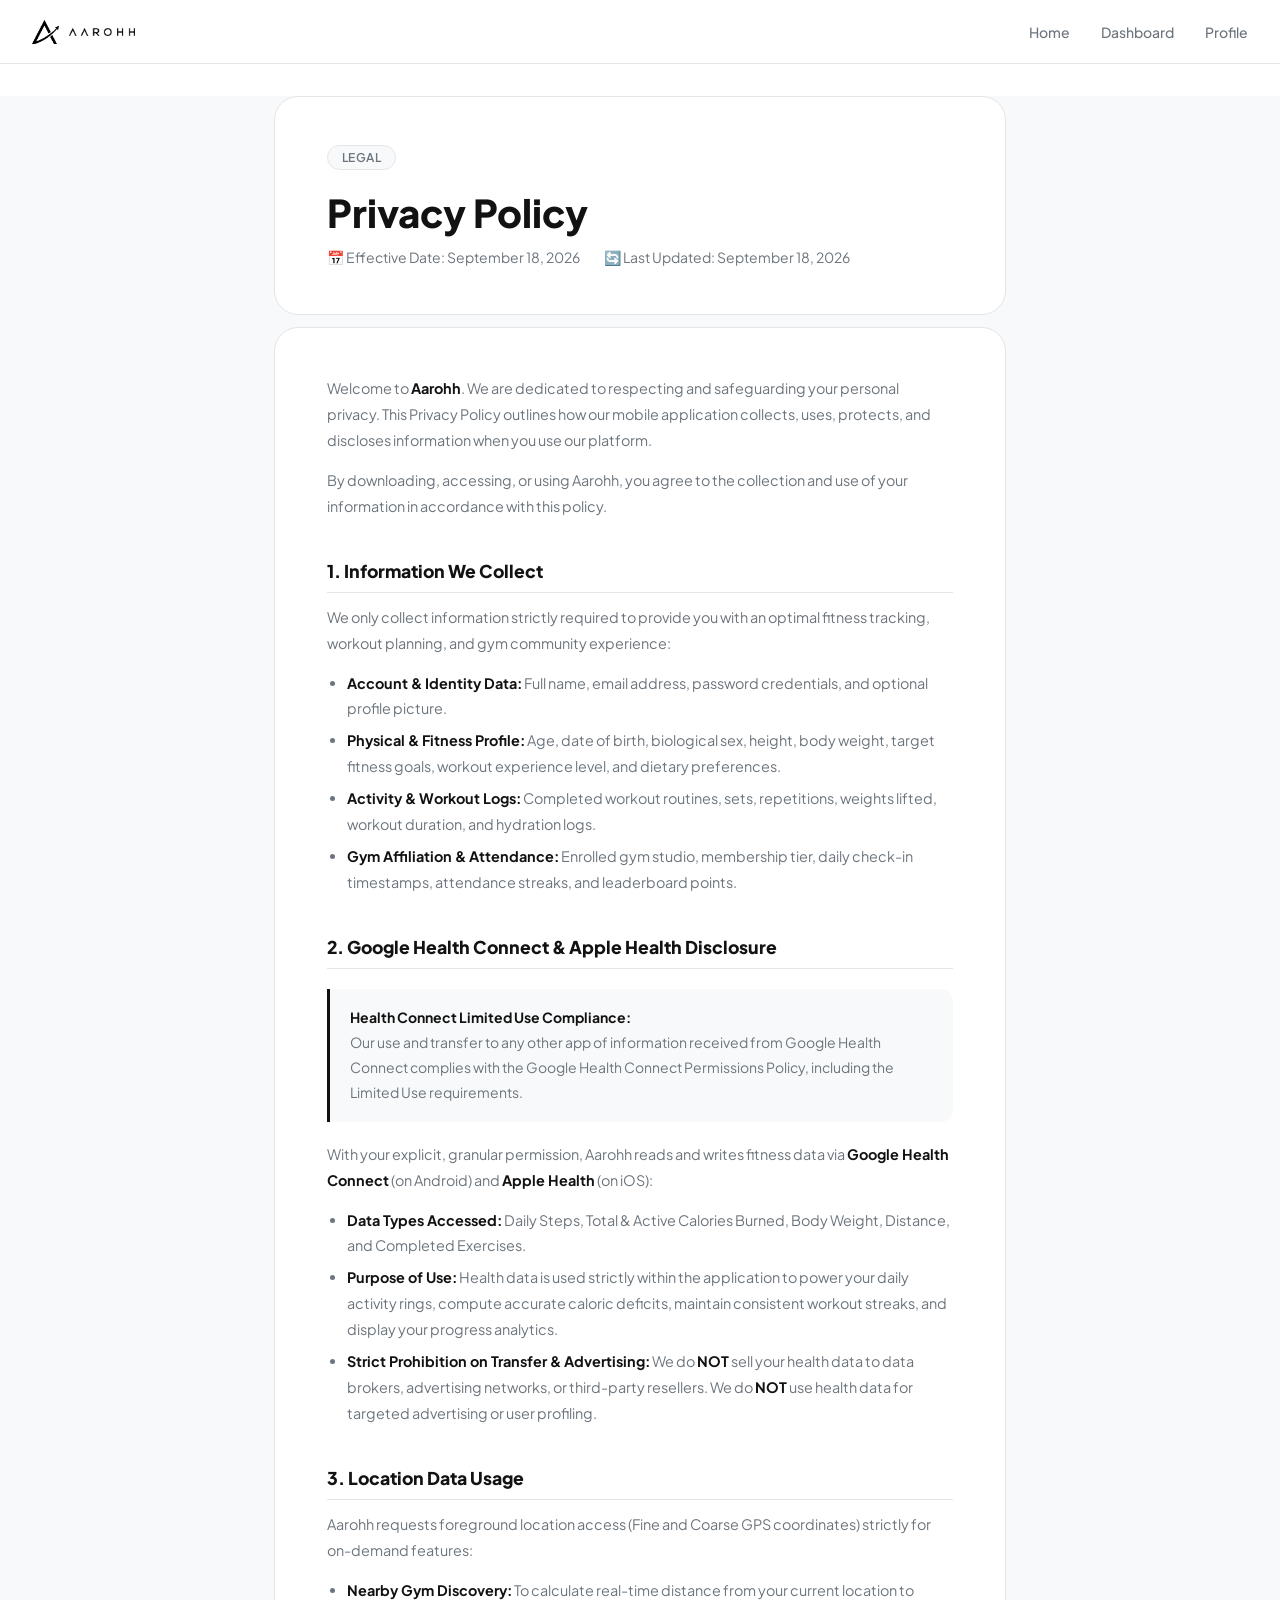
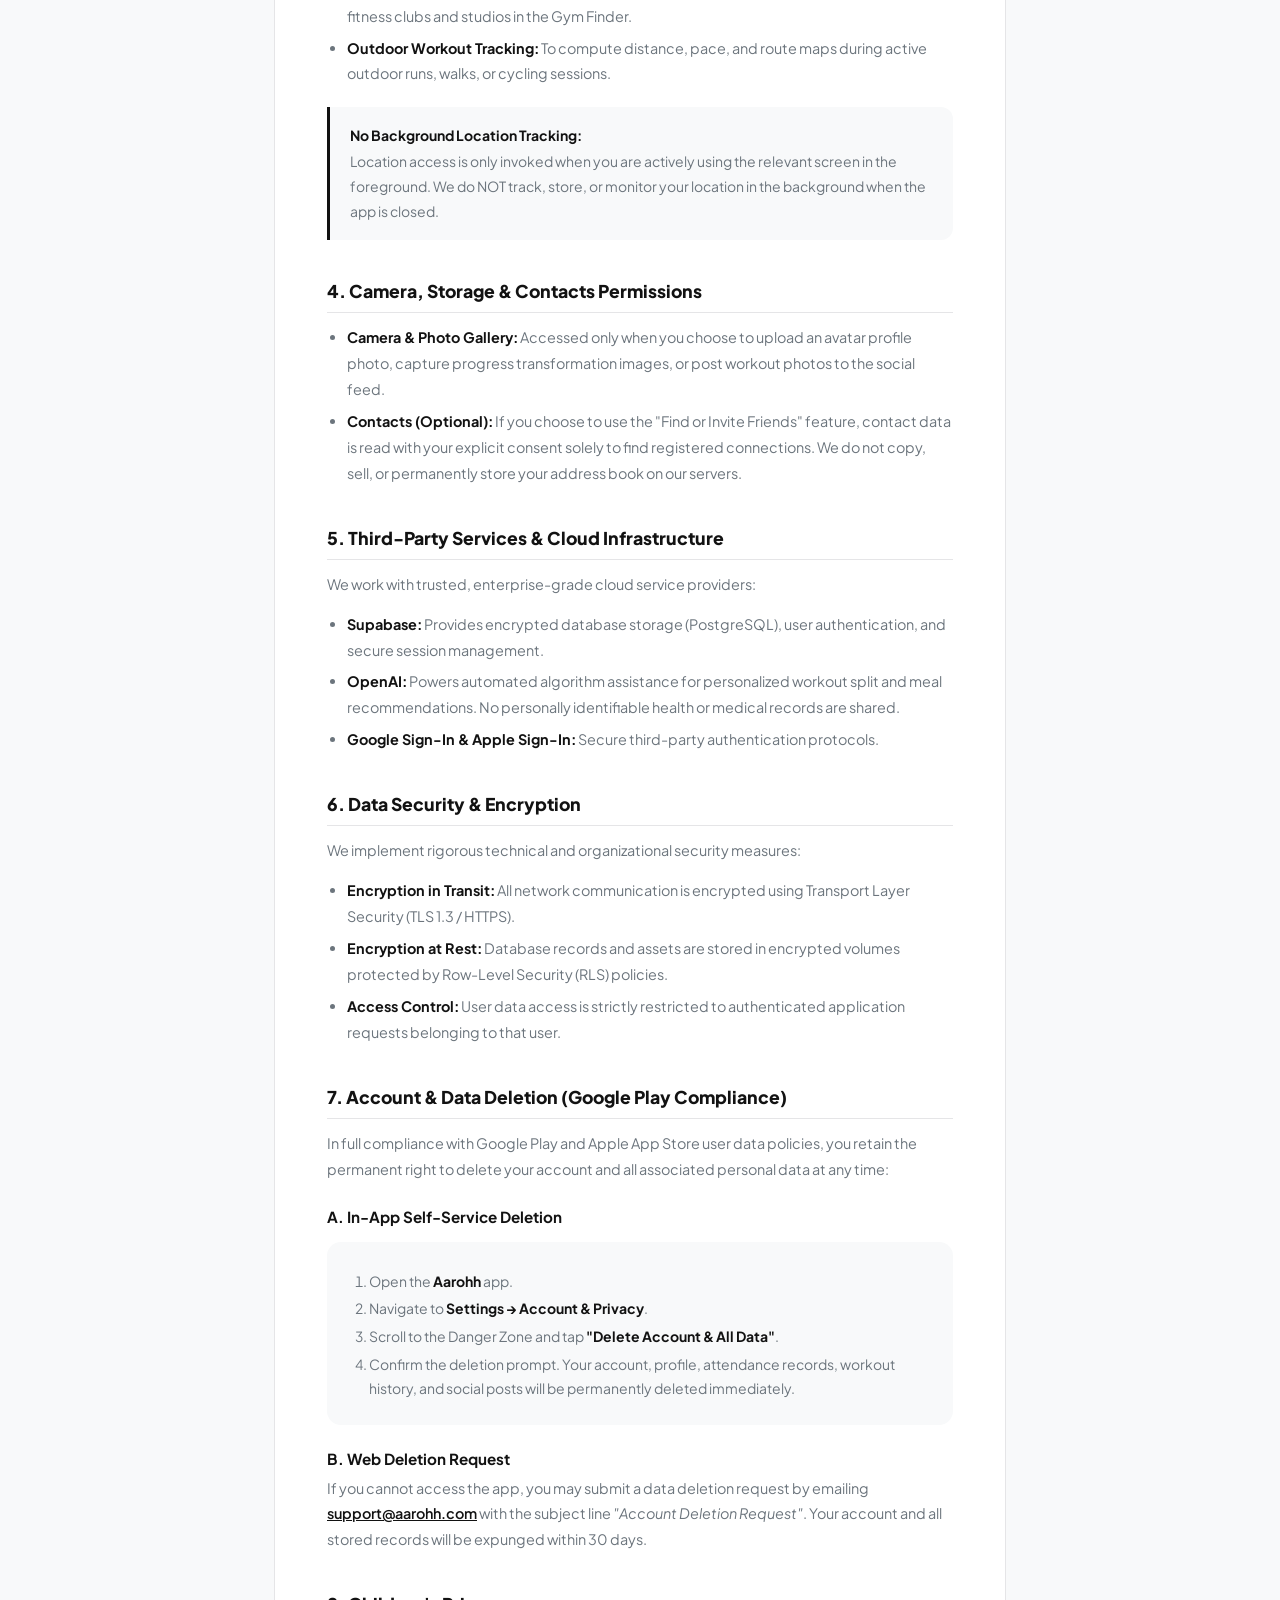
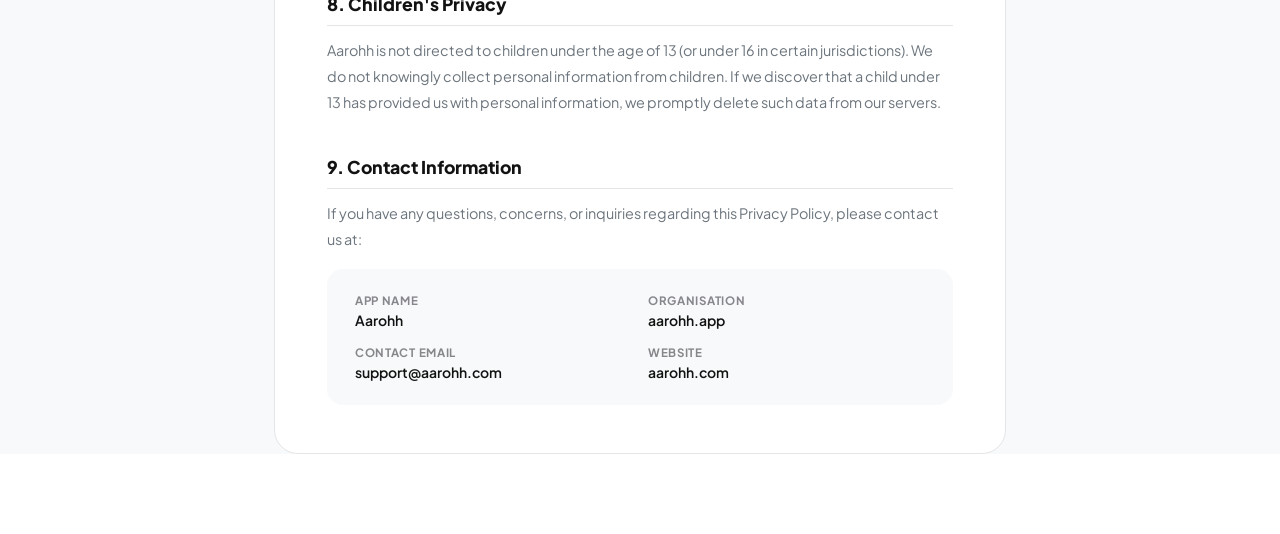
<file: privacy/index.html>
<!DOCTYPE html>
<html lang="en">
<head>
    <meta charset="UTF-8">
    <meta name="viewport" content="width=device-width, initial-scale=1.0">
    <title>Privacy Policy — AAROHH</title>
    <link rel="preconnect" href="https://fonts.googleapis.com">
    <link rel="preconnect" href="https://fonts.gstatic.com" crossorigin>
    <link href="https://fonts.googleapis.com/css2?family=Plus+Jakarta+Sans:wght@300;400;500;600;700;800&display=swap" rel="stylesheet">
    <link rel="icon" type="image/png" sizes="32x32" href="../assets/logo_square.png?v=6.0">
    <link rel="stylesheet" href="../style.css?v=2.6">
    <style>
        body { background-color: var(--bg-light); }
        .privacy-navbar {
            background: var(--bg-white); border-bottom: 1px solid var(--border-color);
            position: fixed; top: 0; left: 0; right: 0; z-index: 100;
            padding: 0 32px; height: 64px;
            display: flex; align-items: center; justify-content: space-between;
        }
        .privacy-navbar .logo-area { display: flex; align-items: center; gap: 10px; text-decoration: none; }
        .privacy-navbar nav a {
            text-decoration: none; color: var(--text-secondary); font-size: 0.875rem;
            font-weight: 500; margin-left: 28px; transition: color 0.2s;
        }
        .privacy-navbar nav a:hover { color: var(--text-primary); }
        .privacy-container { max-width: 780px; margin: 96px auto 80px auto; padding: 0 24px; }
        .privacy-hero {
            background: var(--bg-white); border: 1px solid var(--border-color);
            border-radius: 24px; padding: 48px 52px; margin-bottom: 12px;
        }
        .privacy-hero .badge {
            display: inline-block; background: var(--bg-light); color: var(--text-secondary);
            border: 1px solid var(--border-color); border-radius: 20px;
            padding: 4px 14px; font-size: 0.75rem; font-weight: 600;
            letter-spacing: 0.04em; text-transform: uppercase; margin-bottom: 20px;
        }
        .privacy-hero h1 { font-size: 2.4rem; font-weight: 800; color: var(--text-primary); margin-bottom: 12px; line-height: 1.2; }
        .privacy-hero .meta { color: var(--text-secondary); font-size: 0.875rem; display: flex; gap: 24px; flex-wrap: wrap; }
        .privacy-body {
            background: var(--bg-white); border: 1px solid var(--border-color);
            border-radius: 24px; padding: 48px 52px;
        }
        .privacy-body h2 {
            font-size: 1.1rem; font-weight: 800; color: var(--text-primary);
            margin: 40px 0 12px 0; padding-bottom: 10px; border-bottom: 1px solid var(--border-color);
        }
        .privacy-body h2:first-child { margin-top: 0; }
        .privacy-body h3 { font-size: 0.95rem; font-weight: 700; color: var(--text-primary); margin: 24px 0 8px 0; }
        .privacy-body p { font-size: 0.9rem; color: var(--text-secondary); line-height: 1.8; margin-bottom: 14px; }
        .privacy-body ul { margin: 10px 0 18px 20px; }
        .privacy-body li { font-size: 0.9rem; color: var(--text-secondary); line-height: 1.8; margin-bottom: 6px; }
        .privacy-body li strong, p strong { color: var(--text-primary); font-weight: 700; }
        .callout {
            background: var(--bg-light); border-left: 3px solid var(--text-primary);
            border-radius: 0 12px 12px 0; padding: 16px 20px; margin: 20px 0;
        }
        .callout p { margin: 0; font-size: 0.875rem; }
        .deletion-steps { background: var(--bg-light); border-radius: 14px; padding: 20px 24px; margin: 16px 0; }
        .deletion-steps ol { margin: 8px 0 0 18px; }
        .deletion-steps li { font-size: 0.875rem; color: var(--text-secondary); line-height: 1.7; margin-bottom: 4px; }
        .contact-card {
            background: var(--bg-light); border-radius: 16px; padding: 24px 28px;
            margin-top: 16px; display: grid; grid-template-columns: 1fr 1fr; gap: 16px;
        }
        .contact-item { display: flex; flex-direction: column; gap: 3px; }
        .contact-item .label { font-size: 0.72rem; font-weight: 700; text-transform: uppercase; letter-spacing: 0.06em; color: var(--text-grey); }
        .contact-item .value { font-size: 0.875rem; font-weight: 600; color: var(--text-primary); text-decoration: none; }
        .contact-item a.value:hover { text-decoration: underline; }
        @media (max-width: 640px) {
            .privacy-hero, .privacy-body { padding: 32px 24px; }
            .privacy-hero h1 { font-size: 1.8rem; }
            .contact-card { grid-template-columns: 1fr; }
            .privacy-navbar nav { display: none; }
        }
    </style>
</head>
<body>
    <header class="privacy-navbar">
        <a href="../" class="logo-area">
            <img src="../assets/logo_icon.png" alt="AAROHH" style="height: 24px;">
            <img src="../assets/logo_wordmark.png" alt="AAROHH" style="height: 8px;">
        </a>
        <nav>
            <a href="../">Home</a>
            <a href="../dashboard/">Dashboard</a>
            <a href="../profile/">Profile</a>
        </nav>
    </header>

    <div class="privacy-container">
        <div class="privacy-hero">
            <div class="badge">Legal</div>
            <h1>Privacy Policy</h1>
            <div class="meta">
                <span>📅 Effective Date: September 18, 2026</span>
                <span>🔄 Last Updated: September 18, 2026</span>
            </div>
        </div>

        <div class="privacy-body">
            <p>Welcome to <strong>Aarohh</strong>. We are dedicated to respecting and safeguarding your personal privacy. This Privacy Policy outlines how our mobile application collects, uses, protects, and discloses information when you use our platform.</p>
            <p>By downloading, accessing, or using Aarohh, you agree to the collection and use of your information in accordance with this policy.</p>

            <h2>1. Information We Collect</h2>
            <p>We only collect information strictly required to provide you with an optimal fitness tracking, workout planning, and gym community experience:</p>
            <ul>
                <li><strong>Account &amp; Identity Data:</strong> Full name, email address, password credentials, and optional profile picture.</li>
                <li><strong>Physical &amp; Fitness Profile:</strong> Age, date of birth, biological sex, height, body weight, target fitness goals, workout experience level, and dietary preferences.</li>
                <li><strong>Activity &amp; Workout Logs:</strong> Completed workout routines, sets, repetitions, weights lifted, workout duration, and hydration logs.</li>
                <li><strong>Gym Affiliation &amp; Attendance:</strong> Enrolled gym studio, membership tier, daily check-in timestamps, attendance streaks, and leaderboard points.</li>
            </ul>

            <h2>2. Google Health Connect &amp; Apple Health Disclosure</h2>
            <div class="callout">
                <p><strong>Health Connect Limited Use Compliance:</strong><br>
                Our use and transfer to any other app of information received from Google Health Connect complies with the Google Health Connect Permissions Policy, including the Limited Use requirements.</p>
            </div>
            <p>With your explicit, granular permission, Aarohh reads and writes fitness data via <strong>Google Health Connect</strong> (on Android) and <strong>Apple Health</strong> (on iOS):</p>
            <ul>
                <li><strong>Data Types Accessed:</strong> Daily Steps, Total &amp; Active Calories Burned, Body Weight, Distance, and Completed Exercises.</li>
                <li><strong>Purpose of Use:</strong> Health data is used strictly within the application to power your daily activity rings, compute accurate caloric deficits, maintain consistent workout streaks, and display your progress analytics.</li>
                <li><strong>Strict Prohibition on Transfer &amp; Advertising:</strong> We do <strong>NOT</strong> sell your health data to data brokers, advertising networks, or third-party resellers. We do <strong>NOT</strong> use health data for targeted advertising or user profiling.</li>
            </ul>

            <h2>3. Location Data Usage</h2>
            <p>Aarohh requests foreground location access (Fine and Coarse GPS coordinates) strictly for on-demand features:</p>
            <ul>
                <li><strong>Nearby Gym Discovery:</strong> To calculate real-time distance from your current location to fitness clubs and studios in the Gym Finder.</li>
                <li><strong>Outdoor Workout Tracking:</strong> To compute distance, pace, and route maps during active outdoor runs, walks, or cycling sessions.</li>
            </ul>
            <div class="callout">
                <p><strong>No Background Location Tracking:</strong><br>
                Location access is only invoked when you are actively using the relevant screen in the foreground. We do NOT track, store, or monitor your location in the background when the app is closed.</p>
            </div>

            <h2>4. Camera, Storage &amp; Contacts Permissions</h2>
            <ul>
                <li><strong>Camera &amp; Photo Gallery:</strong> Accessed only when you choose to upload an avatar profile photo, capture progress transformation images, or post workout photos to the social feed.</li>
                <li><strong>Contacts (Optional):</strong> If you choose to use the "Find or Invite Friends" feature, contact data is read with your explicit consent solely to find registered connections. We do not copy, sell, or permanently store your address book on our servers.</li>
            </ul>

            <h2>5. Third-Party Services &amp; Cloud Infrastructure</h2>
            <p>We work with trusted, enterprise-grade cloud service providers:</p>
            <ul>
                <li><strong>Supabase:</strong> Provides encrypted database storage (PostgreSQL), user authentication, and secure session management.</li>
                <li><strong>OpenAI:</strong> Powers automated algorithm assistance for personalized workout split and meal recommendations. No personally identifiable health or medical records are shared.</li>
                <li><strong>Google Sign-In &amp; Apple Sign-In:</strong> Secure third-party authentication protocols.</li>
            </ul>

            <h2>6. Data Security &amp; Encryption</h2>
            <p>We implement rigorous technical and organizational security measures:</p>
            <ul>
                <li><strong>Encryption in Transit:</strong> All network communication is encrypted using Transport Layer Security (TLS 1.3 / HTTPS).</li>
                <li><strong>Encryption at Rest:</strong> Database records and assets are stored in encrypted volumes protected by Row-Level Security (RLS) policies.</li>
                <li><strong>Access Control:</strong> User data access is strictly restricted to authenticated application requests belonging to that user.</li>
            </ul>

            <h2>7. Account &amp; Data Deletion (Google Play Compliance)</h2>
            <p>In full compliance with Google Play and Apple App Store user data policies, you retain the permanent right to delete your account and all associated personal data at any time:</p>

            <h3>A. In-App Self-Service Deletion</h3>
            <div class="deletion-steps">
                <ol>
                    <li>Open the <strong>Aarohh</strong> app.</li>
                    <li>Navigate to <strong>Settings &rarr; Account &amp; Privacy</strong>.</li>
                    <li>Scroll to the Danger Zone and tap <strong>"Delete Account &amp; All Data"</strong>.</li>
                    <li>Confirm the deletion prompt. Your account, profile, attendance records, workout history, and social posts will be permanently deleted immediately.</li>
                </ol>
            </div>

            <h3>B. Web Deletion Request</h3>
            <p>If you cannot access the app, you may submit a data deletion request by emailing <a href="mailto:support@aarohh.com" style="color: var(--text-primary); font-weight: 600;">support@aarohh.com</a> with the subject line <em>"Account Deletion Request"</em>. Your account and all stored records will be expunged within 30 days.</p>

            <h2>8. Children's Privacy</h2>
            <p>Aarohh is not directed to children under the age of 13 (or under 16 in certain jurisdictions). We do not knowingly collect personal information from children. If we discover that a child under 13 has provided us with personal information, we promptly delete such data from our servers.</p>

            <h2>9. Contact Information</h2>
            <p>If you have any questions, concerns, or inquiries regarding this Privacy Policy, please contact us at:</p>
            <div class="contact-card">
                <div class="contact-item">
                    <span class="label">App Name</span>
                    <span class="value">Aarohh</span>
                </div>
                <div class="contact-item">
                    <span class="label">Organisation</span>
                    <span class="value">aarohh.app</span>
                </div>
                <div class="contact-item">
                    <span class="label">Contact Email</span>
                    <a href="mailto:support@aarohh.com" class="value">support@aarohh.com</a>
                </div>
                <div class="contact-item">
                    <span class="label">Website</span>
                    <a href="https://aarohh.com" class="value">aarohh.com</a>
                </div>
            </div>
        </div>
    </div>
</body>
</html>
</file>
<file: style.css>
/* Custom Styles for AAROHH — Light & Minimalist Design */
:root {
    --bg-white: #ffffff;
    --bg-light: #f8f9fa;
    --text-primary: #121212;
    --text-secondary: #6c757d;
    --text-grey: #86868b;
    --border-color: #e5e5e7;
    --font-family: 'Plus Jakarta Sans', -apple-system, BlinkMacSystemFont, "Segoe UI", Roboto, Helvetica, Arial, sans-serif;
    --transition-base: all 0.4s cubic-bezier(0.16, 1, 0.3, 1);
}

* {
    margin: 0;
    padding: 0;
    box-sizing: border-box;
}

html {
    scroll-behavior: smooth;
    background-color: var(--bg-white);
    color: var(--text-primary);
    font-family: var(--font-family);
    -webkit-font-smoothing: antialiased;
}

body {
    overflow-x: hidden;
}

/* Navbar */
.navbar {
    position: fixed;
    top: 0;
    left: 0;
    width: 100%;
    z-index: 100;
    background-color: rgba(255, 255, 255, 0.8);
    backdrop-filter: blur(20px);
    -webkit-backdrop-filter: blur(20px);
    border-bottom: 1px solid var(--border-color);
}

.nav-container {
    max-width: 1200px;
    margin: 0 auto;
    display: flex;
    justify-content: space-between;
    align-items: center;
    padding: 16px 24px;
}

.logo-container {
    display: flex;
    flex-direction: column;
    align-items: center;
    justify-content: center;
    gap: 2px;
    text-decoration: none;
    color: var(--text-primary);
}

.logo-icon-img {
    height: 28px;
    width: auto;
    display: block;
    object-fit: contain;
}

.logo-wordmark-img {
    height: 14px;
    width: auto;
    display: block;
    object-fit: contain;
    margin-top: 2px;
}

.nav-links {
    display: flex;
    gap: 32px;
}

.nav-links a {
    text-decoration: none;
    color: var(--text-primary);
    font-size: 0.9rem;
    font-weight: 500;
    position: relative;
    padding-bottom: 4px;
    transition: var(--transition-base);
}

.nav-links a::after {
    content: '';
    position: absolute;
    width: 100%;
    height: 2px;
    bottom: 0;
    left: 0;
    background-color: var(--text-primary);
    transform: scaleX(0);
    transform-origin: bottom right;
    transition: transform 0.3s cubic-bezier(0.16, 1, 0.3, 1);
}

.nav-links a.active::after {
    transform: scaleX(1);
    transform-origin: bottom left;
}

.nav-links a.active {
    color: var(--text-primary);
}

.nav-links a:hover {
    color: var(--text-secondary);
}

.nav-cta {
    background-color: #000000;
    color: #ffffff;
    border: none;
    border-radius: 8px;
    padding: 10px 20px;
    font-size: 0.85rem;
    font-weight: 600;
    cursor: pointer;
    transition: var(--transition-base);
}

.nav-cta:hover {
    background-color: #222222;
    transform: translateY(-1px);
}

/* Menu Toggle */
.menu-toggle {
    display: none;
    flex-direction: column;
    gap: 6px;
    background: none;
    border: none;
    cursor: pointer;
    z-index: 101;
}

.menu-toggle span {
    width: 22px;
    height: 2px;
    background-color: var(--text-primary);
    transition: var(--transition-base);
}

/* Mobile Nav Overlay */
.mobile-nav {
    position: fixed;
    top: 0;
    right: -100%;
    width: 100%;
    height: 100vh;
    background-color: var(--bg-white);
    z-index: 99;
    display: flex;
    flex-direction: column;
    justify-content: center;
    align-items: center;
    gap: 24px;
    transition: var(--transition-base);
}

.mobile-nav.active {
    right: 0;
}

.mobile-link {
    font-size: 1.4rem;
    color: var(--text-primary);
    text-decoration: none;
    font-weight: 600;
}

.mobile-cta {
    background-color: #000000;
    color: #ffffff;
    border: none;
    padding: 12px 32px;
    border-radius: 8px;
    font-weight: 600;
    font-size: 1rem;
    cursor: pointer;
}

/* Hero Section */
.hero {
    padding-top: 140px;
    padding-bottom: 80px;
    border-bottom: 1px solid var(--border-color);
}

.hero-container {
    max-width: 1200px;
    margin: 0 auto;
    padding: 0 24px;
    display: flex;
    align-items: center;
    gap: 40px;
}

.hero-left {
    flex: 1;
}

.hero-right {
    flex: 1.2;
    display: flex;
    justify-content: center;
    align-items: center;
}

.pill-tag {
    display: inline-block;
    background-color: var(--bg-light);
    border: 1px solid var(--border-color);
    padding: 6px 16px;
    border-radius: 20px;
    font-size: 0.75rem;
    font-weight: 700;
    letter-spacing: 0.05em;
    color: var(--text-secondary);
    margin-bottom: 24px;
}

.pill-tag.center {
    margin-bottom: 16px;
}

.hero-title {
    font-size: 4rem;
    font-weight: 800;
    line-height: 1.1;
    letter-spacing: -0.03em;
    color: var(--text-primary);
    margin-bottom: 24px;
}

.highlight-grey {
    color: var(--text-grey);
}

.hero-desc {
    font-size: 1.15rem;
    line-height: 1.6;
    color: var(--text-secondary);
    margin-bottom: 40px;
    max-width: 480px;
}

/* Waitlist Form Styling */
.waitlist-form {
    max-width: 420px;
    width: 100%;
}

.input-group {
    display: flex;
    background-color: var(--bg-white);
    border: 1px solid var(--border-color);
    padding: 4px;
    border-radius: 10px;
    box-shadow: 0 4px 12px rgba(0, 0, 0, 0.03);
    transition: var(--transition-base);
}

.input-group:focus-within {
    border-color: #a1a1a1;
    box-shadow: 0 4px 20px rgba(0, 0, 0, 0.06);
}

.waitlist-input {
    flex: 1;
    border: none;
    outline: none;
    padding: 12px 16px;
    font-family: var(--font-family);
    font-size: 0.95rem;
    color: var(--text-primary);
}

.waitlist-input::placeholder {
    color: var(--text-grey);
}

.waitlist-btn {
    background-color: #000000;
    color: #ffffff;
    border: none;
    outline: none;
    font-family: var(--font-family);
    font-size: 0.9rem;
    font-weight: 600;
    padding: 10px 24px;
    border-radius: 8px;
    cursor: pointer;
    transition: var(--transition-base);
}

.waitlist-btn:hover {
    background-color: #222222;
}

.waitlist-success-msg {
    display: none;
    font-size: 0.95rem;
    font-weight: 600;
    color: #198754;
    margin-top: 12px;
    padding-left: 8px;
    animation: fadeIn 0.4s ease-out;
}

.waitlist-success-msg.visible {
    display: block;
}

.hero-image {
    max-width: 100%;
    height: auto;
    border-radius: 20px;
}

/* Features Section */
.features {
    padding: 100px 24px;
    max-width: 1200px;
    margin: 0 auto;
}

.features-header {
    display: flex;
    flex-direction: column;
    align-items: center;
    margin-bottom: 64px;
}

.center {
    text-align: center;
}

.section-title {
    font-size: 2.5rem;
    font-weight: 800;
    line-height: 1.2;
    letter-spacing: -0.02em;
}

.features-grid {
    display: grid;
    grid-template-columns: repeat(3, 1fr);
    grid-gap: 40px;
}

.feature-card {
    text-align: center;
    padding: 20px;
    display: flex;
    flex-direction: column;
    align-items: center;
}

.icon-wrapper {
    width: 64px;
    height: 64px;
    background-color: var(--bg-white);
    border: 1px solid var(--border-color);
    box-shadow: 0 4px 12px rgba(0,0,0,0.02);
    border-radius: 50%;
    display: flex;
    justify-content: center;
    align-items: center;
    margin-bottom: 20px;
    color: var(--text-primary);
    transition: var(--transition-base);
}

.feature-card:hover .icon-wrapper {
    transform: scale(1.05);
    border-color: #a1a1a1;
}

.icon-wrapper svg {
    width: 24px;
    height: 24px;
}

.feature-card h3 {
    font-size: 1.1rem;
    font-weight: 700;
    margin-bottom: 12px;
}

.feature-card p {
    font-size: 0.9rem;
    color: var(--text-secondary);
    line-height: 1.5;
    max-width: 240px;
}

/* About Section */
.about {
    padding: 80px 24px;
    max-width: 1200px;
    margin: 0 auto;
}

.about-card {
    background-color: var(--bg-white);
    border: 1px solid var(--border-color);
    border-radius: 24px;
    padding: 60px;
    display: flex;
    align-items: center;
    gap: 60px;
}

.about-left {
    flex: 1.2;
}

.about-right {
    flex: 1;
}

.about-title {
    font-size: 2.75rem;
    font-weight: 800;
    line-height: 1.2;
    letter-spacing: -0.02em;
    margin-bottom: 24px;
}

.about-desc {
    font-size: 1.05rem;
    line-height: 1.6;
    color: var(--text-secondary);
    margin-bottom: 40px;
}

.stats-row {
    display: flex;
    align-items: center;
    gap: 32px;
}

.stat-box {
    display: flex;
    flex-direction: column;
}

.stat-value {
    font-size: 2rem;
    font-weight: 800;
    letter-spacing: -0.02em;
}

.stat-label {
    font-size: 0.85rem;
    color: var(--text-grey);
    font-weight: 500;
}

.stat-divider {
    width: 1px;
    height: 40px;
    background-color: var(--border-color);
}

.image-wrapper {
    position: relative;
    border-radius: 20px;
    overflow: hidden;
}

.about-image {
    width: 100%;
    height: auto;
    display: block;
    border-radius: 20px;
}

.mission-badge {
    position: absolute;
    bottom: 20px;
    left: 20px;
    right: 20px;
    background-color: rgba(18, 18, 18, 0.95);
    backdrop-filter: blur(10px);
    -webkit-backdrop-filter: blur(10px);
    color: #ffffff;
    border-radius: 16px;
    padding: 20px;
    display: flex;
    justify-content: space-between;
    align-items: center;
    gap: 20px;
}

.badge-text h4 {
    font-size: 0.85rem;
    text-transform: uppercase;
    letter-spacing: 0.05em;
    color: var(--text-grey);
    margin-bottom: 4px;
}

.badge-text p {
    font-size: 0.85rem;
    line-height: 1.4;
    opacity: 0.9;
}

.badge-icon-img {
    width: 32px;
    height: 32px;
    flex-shrink: 0;
    object-fit: contain;
    filter: brightness(0) invert(1); /* make the black logo icon white for the dark badge */
}

/* CTA Section */
.cta {
    padding: 80px 24px;
    max-width: 1200px;
    margin: 0 auto;
}

.cta-card {
    background-color: var(--bg-light);
    border: 1px solid var(--border-color);
    border-radius: 24px;
    padding: 60px 80px;
    display: flex;
    justify-content: space-between;
    align-items: center;
    gap: 40px;
}

.cta-left {
    flex: 1.2;
}

.cta-right {
    flex: 1.2;
    display: flex;
    justify-content: flex-end;
}

.cta-tag {
    font-size: 0.75rem;
    font-weight: 700;
    letter-spacing: 0.05em;
    color: var(--text-secondary);
    margin-bottom: 16px;
    display: block;
}

.cta-title {
    font-size: 2.25rem;
    font-weight: 800;
    line-height: 1.2;
    letter-spacing: -0.02em;
    margin-bottom: 12px;
}

.cta-desc {
    font-size: 1rem;
    color: var(--text-secondary);
}

.cta-waitlist-form {
    max-width: 440px;
}

/* Footer Section */
footer {
    border-top: 1px solid var(--border-color);
    padding: 80px 24px 40px 24px;
    background-color: var(--bg-white);
}

.footer-container {
    max-width: 1200px;
    margin: 0 auto;
    display: flex;
    justify-content: space-between;
    margin-bottom: 60px;
    gap: 40px;
}

.footer-left {
    max-width: 320px;
}

.footer-tagline {
    margin-top: 16px;
    font-size: 0.9rem;
    color: var(--text-secondary);
    line-height: 1.5;
}

.footer-right {
    display: flex;
    gap: 80px;
}

.footer-column h4 {
    font-size: 0.85rem;
    font-weight: 700;
    margin-bottom: 20px;
    text-transform: uppercase;
    letter-spacing: 0.05em;
}

.footer-column a {
    display: block;
    text-decoration: none;
    color: var(--text-secondary);
    font-size: 0.9rem;
    margin-bottom: 12px;
    transition: var(--transition-base);
}

.footer-column a:hover {
    color: var(--text-primary);
}

.footer-email-text {
    display: block;
    color: var(--text-secondary);
    font-size: 0.9rem;
    margin-top: 8px;
}

.footer-bottom {
    max-width: 1200px;
    margin: 0 auto;
    border-top: 1px solid var(--border-color);
    padding-top: 24px;
    text-align: left;
}

.footer-bottom p {
    font-size: 0.8rem;
    color: var(--text-grey);
}

/* Modal Styling */
.modal-overlay {
    position: fixed;
    top: 0;
    left: 0;
    width: 100%;
    height: 100%;
    background-color: rgba(0, 0, 0, 0.4);
    backdrop-filter: blur(10px);
    -webkit-backdrop-filter: blur(10px);
    z-index: 1000;
    opacity: 0;
    pointer-events: none;
    display: flex;
    justify-content: center;
    align-items: center;
    transition: opacity 0.4s cubic-bezier(0.16, 1, 0.3, 1);
}

.modal-overlay.active {
    opacity: 1;
    pointer-events: auto;
}

.modal-content {
    background-color: var(--bg-white);
    border: 1px solid var(--border-color);
    border-radius: 20px;
    max-width: 600px;
    width: 90%;
    max-height: 80vh;
    display: flex;
    flex-direction: column;
    position: relative;
    box-shadow: 0 10px 40px rgba(0, 0, 0, 0.1);
    transform: translateY(20px);
    transition: transform 0.4s cubic-bezier(0.16, 1, 0.3, 1);
}

.modal-overlay.active .modal-content {
    transform: translateY(0);
}

.modal-close {
    position: absolute;
    top: 16px;
    right: 16px;
    background: var(--bg-light);
    border: 1px solid var(--border-color);
    border-radius: 50%;
    width: 32px;
    height: 32px;
    font-size: 1.2rem;
    color: var(--text-secondary);
    cursor: pointer;
    transition: var(--transition-base);
    z-index: 15;
    display: flex;
    align-items: center;
    justify-content: center;
    padding: 0;
    line-height: 1;
}

.modal-close:hover {
    background-color: var(--border-color);
    color: var(--text-primary);
}

.modal-header {
    padding: 30px;
    border-bottom: 1px solid var(--border-color);
}

.modal-header h2 {
    font-size: 1.75rem;
    font-weight: 800;
}

.modal-header p {
    font-size: 0.85rem;
    color: var(--text-grey);
    margin-top: 4px;
}

.modal-body {
    padding: 30px;
    overflow-y: auto;
    font-size: 0.95rem;
    line-height: 1.6;
    color: var(--text-secondary);
}

.modal-body h3 {
    font-size: 1.1rem;
    font-weight: 700;
    color: var(--text-primary);
    margin: 24px 0 8px 0;
}

.modal-body h3:first-child {
    margin-top: 0;
}

.modal-body p {
    margin-bottom: 16px;
}

.modal-body strong {
    color: var(--text-primary);
}

@keyframes fadeIn {
    from { opacity: 0; transform: translateY(8px); }
    to { opacity: 1; transform: translateY(0); }
}

/* FAQ Accordion Styling */
.faq-section {
    padding: 100px 24px;
    max-width: 800px;
    margin: 0 auto;
    border-bottom: 1px solid var(--border-color);
}

.faq-header {
    margin-bottom: 48px;
    display: flex;
    flex-direction: column;
    align-items: center;
}

.faq-container {
    display: flex;
    flex-direction: column;
    gap: 16px;
}

.faq-item {
    border-bottom: 1px solid var(--border-color);
    padding-bottom: 16px;
}

.faq-item:last-child {
    border-bottom: none;
}

.faq-question {
    width: 100%;
    background: none;
    border: none;
    display: flex;
    justify-content: space-between;
    align-items: center;
    text-align: left;
    padding: 16px 8px;
    font-family: var(--font-family);
    font-size: 1.15rem;
    font-weight: 600;
    color: var(--text-primary);
    cursor: pointer;
    outline: none;
}

.faq-question span {
    transition: var(--transition-base);
}

.faq-question:hover span {
    color: var(--text-secondary);
}

.faq-icon {
    font-size: 1.5rem;
    font-weight: 300;
    transition: transform 0.3s ease;
    user-select: none;
}

.faq-answer {
    max-height: 0;
    overflow: hidden;
    transition: max-height 0.4s cubic-bezier(0.16, 1, 0.3, 1), padding 0.4s ease;
    padding: 0 8px;
}

.faq-answer p {
    color: var(--text-secondary);
    line-height: 1.6;
    font-size: 0.95rem;
}

/* Active FAQ Item state */
.faq-item.active .faq-answer {
    max-height: 200px;
    padding-bottom: 16px;
}

.faq-item.active .faq-icon {
    transform: rotate(45deg);
}

/* Responsive styles */
@media (max-width: 991px) {
    .hero-container {
        flex-direction: column;
        text-align: center;
    }
    .hero-desc {
        margin-left: auto;
        margin-right: auto;
    }
    .waitlist-form {
        margin-left: auto;
        margin-right: auto;
    }
    .features-grid {
        grid-template-columns: repeat(2, 1fr);
    }
    .about-card {
        flex-direction: column;
        padding: 40px;
    }
    .about-left, .about-right {
        width: 100%;
    }
    .cta-card {
        flex-direction: column;
        padding: 40px;
        text-align: center;
    }
    .cta-right {
        justify-content: center;
        width: 100%;
    }
    .footer-container {
        flex-direction: column;
    }
    .footer-right {
        justify-content: space-between;
        gap: 20px;
    }
}

@media (max-width: 768px) {
    .nav-links, .nav-cta {
        display: none;
    }
    .menu-toggle {
        display: flex;
    }
    
    /* Active hamburger animation */
    .menu-toggle.active span:nth-child(1) {
        transform: rotate(45deg) translate(5px, 5px);
    }
    .menu-toggle.active span:nth-child(2) {
        transform: rotate(-45deg) translate(4px, -5px);
    }
    
    .hero-title {
        font-size: 2.5rem;
    }
    .features-grid {
        grid-template-columns: 1fr;
        grid-gap: 20px;
    }
    .about-title {
        font-size: 2rem;
    }
    .stats-row {
        justify-content: center;
        flex-wrap: wrap;
        gap: 20px;
    }
    .mission-badge {
        position: relative;
        bottom: auto;
        left: auto;
        right: auto;
        margin-top: 16px;
        background-color: var(--text-primary);
        color: var(--bg-white);
        flex-direction: column;
        align-items: flex-start;
    }
    .badge-icon-img {
        margin-top: 12px;
    }
    .footer-right {
        flex-direction: column;
        gap: 30px;
    }
}

@media (max-width: 480px) {
    .hero-title {
        font-size: 2.1rem;
    }
    .about-title {
        font-size: 1.75rem;
    }
    .input-group {
        flex-direction: column;
        gap: 8px;
        background: transparent;
        border: none;
        box-shadow: none;
        padding: 0;
    }
    .waitlist-input {
        border: 1px solid var(--border-color);
        border-radius: 8px;
        width: 100%;
        background-color: var(--bg-white);
    }
    .waitlist-btn {
        width: 100%;
        padding: 14px 20px;
        border-radius: 8px;
    }
    .cta-card {
        padding: 30px 20px;
    }
}

/* Auth & Subscription Billing Styling */
.auth-nav-container {
    display: flex;
    align-items: center;
}

.nav-auth-group {
    display: flex;
    align-items: center;
    gap: 16px;
}

.user-email-tag {
    font-size: 0.85rem;
    color: var(--text-secondary);
    font-weight: 500;
    max-width: 140px;
    overflow: hidden;
    text-overflow: ellipsis;
    white-space: nowrap;
}

.premium-badge-tag {
    background-color: #000000;
    color: #ffffff;
    font-size: 0.7rem;
    font-weight: 700;
    text-transform: uppercase;
    letter-spacing: 0.05em;
    padding: 3px 8px;
    border-radius: 4px;
}

.nav-upgrade-btn {
    background-color: #ff7b00;
    color: #ffffff;
    border: none;
    border-radius: 6px;
    padding: 6px 12px;
    font-family: var(--font-family);
    font-size: 0.8rem;
    font-weight: 600;
    cursor: pointer;
    transition: var(--transition-base);
}

.nav-upgrade-btn:hover {
    background-color: #e06c00;
    transform: translateY(-1px);
}

.nav-login-btn {
    background: none;
    border: none;
    color: var(--text-primary);
    font-family: var(--font-family);
    font-size: 0.85rem;
    font-weight: 600;
    cursor: pointer;
    transition: var(--transition-base);
}

.nav-login-btn:hover {
    color: var(--text-secondary);
}

/* Auth Modal Content Specifics */
.auth-modal-content {
    max-width: 440px;
}

.auth-tabs {
    display: flex;
    border-bottom: 1px solid var(--border-color);
}

.auth-tab-btn {
    flex: 1;
    background: none;
    border: none;
    padding: 16px;
    font-family: var(--font-family);
    font-size: 1rem;
    font-weight: 600;
    color: var(--text-grey);
    cursor: pointer;
    transition: var(--transition-base);
    position: relative;
}

.auth-tab-btn::after {
    content: '';
    position: absolute;
    bottom: -1px;
    left: 0;
    width: 100%;
    height: 2px;
    background-color: #000000;
    transform: scaleX(0);
    transition: var(--transition-base);
}

.auth-tab-btn.active {
    color: #000000;
}

.auth-tab-btn.active::after {
    transform: scaleX(1);
}

.auth-form {
    padding: 0;
}

.auth-form-body {
    padding: 30px;
}

.auth-form-body h2 {
    font-size: 1.5rem;
    font-weight: 800;
    margin-bottom: 8px;
    text-align: left;
}

.auth-form-body p {
    font-size: 0.85rem;
    color: var(--text-secondary);
    margin-bottom: 24px;
    text-align: left;
}

.form-group {
    display: flex;
    flex-direction: column;
    gap: 6px;
    margin-bottom: 16px;
    text-align: left;
}

.form-group label {
    font-size: 0.8rem;
    font-weight: 700;
    color: var(--text-primary);
}

.form-group input {
    border: 1px solid var(--border-color);
    border-radius: 8px;
    padding: 12px;
    font-family: var(--font-family);
    font-size: 0.95rem;
    outline: none;
    transition: var(--transition-base);
}

.form-group input:focus {
    border-color: #a1a1a1;
}

.auth-error-msg {
    color: #dc3545;
    font-size: 0.85rem;
    margin-bottom: 16px;
    min-height: 18px;
    text-align: left;
}

.auth-submit-btn {
    width: 100%;
    background-color: #000000;
    color: #ffffff;
    border: none;
    border-radius: 8px;
    padding: 14px;
    font-family: var(--font-family);
    font-size: 0.95rem;
    font-weight: 600;
    cursor: pointer;
    transition: var(--transition-base);
}

.auth-submit-btn:hover {
    background-color: #222222;
}

.google-signin-btn {
    width: 100%;
    background-color: var(--bg-white);
    color: var(--text-primary);
    border: 1px solid var(--border-color);
    border-radius: 8px;
    padding: 12px;
    font-family: var(--font-family);
    font-size: 0.95rem;
    font-weight: 500;
    cursor: pointer;
    display: flex;
    align-items: center;
    justify-content: center;
    transition: var(--transition-base);
    margin-top: 10px;
}

.google-signin-btn:hover {
    background-color: var(--bg-light);
    border-color: #a1a1a1;
}

/* Subscription modal */
.sub-modal-content {
    max-width: 680px;
}

.sub-modal-body {
    padding: 30px;
}

.sub-benefits-grid {
    display: grid;
    grid-template-columns: 1fr 1fr;
    gap: 32px;
    text-align: left;
}

.benefit-col h3 {
    font-size: 1.15rem;
    font-weight: 700;
    margin-bottom: 16px;
}

.benefit-col ul {
    list-style: none;
}

.benefit-col ul li {
    font-size: 0.9rem;
    color: var(--text-secondary);
    margin-bottom: 10px;
    display: flex;
    align-items: center;
    gap: 8px;
}

.benefit-col ul li::before {
    content: "✓";
    color: var(--text-grey);
    font-weight: bold;
}

.premium-benefit-col h3 {
    color: #ff7b00;
    display: flex;
    justify-content: space-between;
    align-items: center;
}

.premium-benefit-col ul li::before {
    color: #ff7b00;
}

.price-tag {
    font-size: 1rem;
    background-color: rgba(255, 123, 0, 0.1);
    color: #ff7b00;
    padding: 2px 8px;
    border-radius: 4px;
}

.card-input-mock {
    display: flex;
    align-items: center;
    border: 1px solid var(--border-color);
    border-radius: 8px;
    padding: 12px;
    background-color: var(--bg-white);
}

.card-input-mock:focus-within {
    border-color: #a1a1a1;
}

/* Responsive auth adjustments */
@media (max-width: 768px) {
    .auth-nav-container {
        display: none;
    }
    .sub-benefits-grid {
        grid-template-columns: 1fr;
        gap: 24px;
    }
}

.gym-grid {
    display: grid;
    grid-template-columns: 1.2fr 1.8fr;
    gap: 30px;
}

@media (max-width: 768px) {
    .gym-grid {
        grid-template-columns: 1fr;
    }
}

/* Unified Profile Menu Dropdown styles */
.profile-dropdown {
    position: relative;
    display: inline-block;
}

.profile-dropdown-btn {
    background-color: var(--bg-light);
    border: 1px solid var(--border-color);
    border-radius: 8px;
    padding: 8px 16px;
    font-size: 0.85rem;
    font-weight: 600;
    cursor: pointer;
    color: var(--text-primary);
    display: flex;
    align-items: center;
    gap: 6px;
    font-family: var(--font-family);
    transition: var(--transition-base);
}

.profile-dropdown-btn:hover {
    background-color: var(--border-color);
}

.profile-dropdown-content {
    display: none;
    position: absolute;
    right: 0;
    top: calc(100% + 8px);
    background-color: var(--bg-white);
    min-width: 180px;
    border: 1px solid var(--border-color);
    border-radius: 12px;
    box-shadow: 0 10px 30px rgba(0,0,0,0.06);
    z-index: 200;
    padding: 8px 0;
    animation: fadeIn 0.2s cubic-bezier(0.16, 1, 0.3, 1);
}

.profile-dropdown-content.active {
    display: block;
}

.profile-dropdown-content a {
    color: var(--text-primary);
    padding: 10px 18px;
    text-decoration: none;
    display: block;
    font-size: 0.85rem;
    font-weight: 500;
    transition: background-color 0.2s;
}

.profile-dropdown-content a:hover {
    background-color: var(--bg-light);
    color: var(--text-primary);
}

/* Global Dark Mode Style tokens */
body.dark-mode {
    --bg-white: #121212;
    --bg-light: #0a0a0a;
    --text-primary: #f5f5f7;
    --text-secondary: #86868b;
    --border-color: #2c2c2e;
}

body.dark-mode .navbar {
    background-color: rgba(18, 18, 18, 0.8);
}

body.dark-mode .feature-card,
body.dark-mode .about-card,
body.dark-mode .profile-dropdown-content,
body.dark-mode div[style*="background-color: var(--bg-white)"],
body.dark-mode div[style*="background-color: #ffffff"] {
    background-color: #1c1c1e !important;
    border-color: #2c2c2e !important;
}

body.dark-mode input,
body.dark-mode select,
body.dark-mode textarea {
    background-color: #1c1c1e !important;
    color: #ffffff !important;
    border-color: #2c2c2e !important;
}

body.dark-mode button[style*="background-color: var(--bg-light)"],
body.dark-mode select {
    background-color: #2c2c2e !important;
    color: #ffffff !important;
    border-color: #3a3a3c !important;
}

body.dark-mode hr {
    border-color: #2c2c2e !important;
}
</file>
